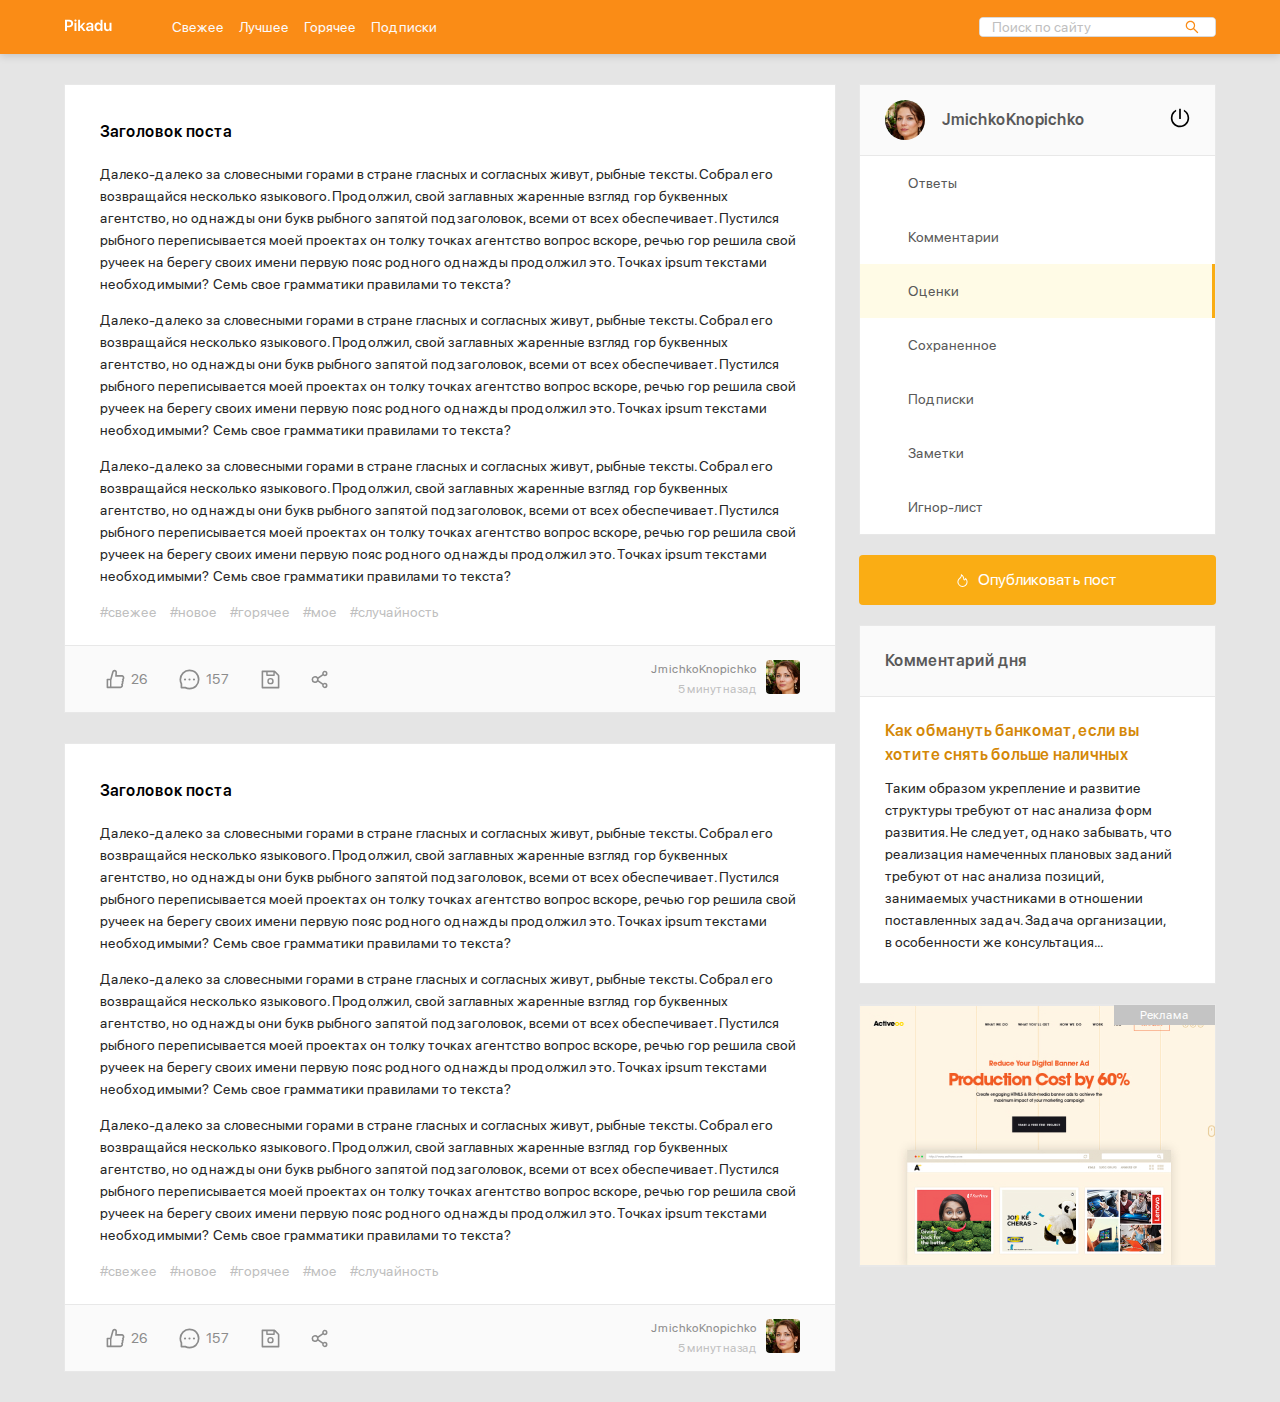
<file: index.html>
<!DOCTYPE html>
<html lang="ru">
  <head>
    <meta charset="UTF-8" />
    <meta name="viewport" content="width=device-width, initial-scale=1.0" />
    <title>Pikadu - главная</title>
    <!-- подключаем стили -->
    <link rel="stylesheet" href="css/normalize.css" />
    <link rel="stylesheet" href="css/style.css" />
  </head>
  <body>
    <!-- Создаем шапку сайта  -->
    <header class="header">
      <div class="header-wrapper">
        <a href="#" class="header-logo">
          <img
            class="header-logo-image"
            src="img/logo.svg"
            alt="logo: pikadu"
          />
        </a>
        <nav class="header-nav">
          <ul class="header-menu">
            <li class="header-menu-item">
              <a href="#" class="header-menu-link">Свежее</a>
            </li>
            <li class="header-menu-item">
              <a href="#" class="header-menu-link">Лучшее</a>
            </li>
            <li class="header-menu-item">
              <a href="#" class="header-menu-link">Горячее</a>
            </li>
            <li class="header-menu-item">
              <a href="#" class="header-menu-link">Подписки</a>
            </li>
          </ul>
        </nav>
        <!-- /.header-nav -->
        <div class="input-group search">
          <input
            type="search"
            class="search-input"
            placeholder="Поиск по сайту"
          />
          <button class="search-button">
            <img src="img/search.svg" alt="icon: search" class="search-icon" />
          </button>
          <!-- /.search-button -->
        </div>
        <!-- /.input-group -->
        <a href="#" class="menu-toggle" id="menu-toggle">
          <span></span>
          <span></span>
          <span></span>
        </a>
      </div>
      <!-- /.header-wraper -->
    </header>
    <div class="content">
      <main class="posts">
        <section class="post">
          <div class="post-body">
            <h2 class="post-title">Заголовок поста</h2>
            <p class="post-text">
              Далеко-далеко за словесными горами в стране гласных и согласных
              живут, рыбные тексты. Собрал его возвращайся несколько языкового.
              Продолжил, свой заглавных жаренные взгляд гор буквенных агентство,
              но однажды они букв рыбного запятой подзаголовок, всеми от всех
              обеспечивает. Пустился рыбного переписывается моей проектах он
              толку точках агентство вопрос вскоре, речью гор решила свой ручеек
              на берегу своих имени первую пояс родного однажды продолжил это.
              Точках ipsum текстами необходимыми? Семь свое грамматики правилами
              то текста?
            </p>
            <p class="post-text">
              Далеко-далеко за словесными горами в стране гласных и согласных
              живут, рыбные тексты. Собрал его возвращайся несколько языкового.
              Продолжил, свой заглавных жаренные взгляд гор буквенных агентство,
              но однажды они букв рыбного запятой подзаголовок, всеми от всех
              обеспечивает. Пустился рыбного переписывается моей проектах он
              толку точках агентство вопрос вскоре, речью гор решила свой ручеек
              на берегу своих имени первую пояс родного однажды продолжил это.
              Точках ipsum текстами необходимыми? Семь свое грамматики правилами
              то текста?
            </p>
            <p class="post-text">
              Далеко-далеко за словесными горами в стране гласных и согласных
              живут, рыбные тексты. Собрал его возвращайся несколько языкового.
              Продолжил, свой заглавных жаренные взгляд гор буквенных агентство,
              но однажды они букв рыбного запятой подзаголовок, всеми от всех
              обеспечивает. Пустился рыбного переписывается моей проектах он
              толку точках агентство вопрос вскоре, речью гор решила свой ручеек
              на берегу своих имени первую пояс родного однажды продолжил это.
              Точках ipsum текстами необходимыми? Семь свое грамматики правилами
              то текста?
            </p>
            <div class="tags">
              <a href="#" class="tag">#свежее</a>
              <a href="#" class="tag">#новое</a>
              <a href="#" class="tag">#горячее</a>
              <a href="#" class="tag">#мое</a>
              <a href="#" class="tag">#случайность</a>
            </div>
            <!-- /.tags -->
          </div>
          <!-- /.post-body -->
          <div class="post-footer">
            <div class="post-buttons">
              <button class="post-button likes">
                <svg width="19" height="20" class="icon icon-like">
                  <use xlink:href="img/icons.svg#like"></use>
                </svg>
                <span class="likes-counter">26</span>
              </button>
              <button class="post-button comments">
                <svg width="21" height="21" class="icon icon-comment">
                  <use xlink:href="img/icons.svg#comment"></use>
                </svg>
                <span class="comments-counter">157</span>
              </button>
              <button class="post-button save">
                <svg width="19" height="19" class="icon icon-save">
                  <use xlink:href="img/icons.svg#save"></use>
                </svg>
              </button>
              <button class="post-button share">
                <svg width="17" height="19" class="icon icon-share">
                  <use xlink:href="img/icons.svg#share"></use>
                </svg>
              </button>
            </div>
            <!-- /.post-buttons -->
            <div class="post-author">
              <div class="author-about">
                <a href="#" class="authot-username">JmichkoKnopichko</a>
                <span class="post-time">5 минут назад</span>
              </div>
              <a href="#" class="author-link"
                ><img src="img/avatar.jpg" alt="avatar" class="author-avatar"
              /></a>
            </div>
            <!-- /.post-author -->
          </div>
          <!-- /.post-footer -->
        </section>
        <section class="post">
          <div class="post-body">
            <h2 class="post-title">Заголовок поста</h2>
            <p class="post-text">
              Далеко-далеко за словесными горами в стране гласных и согласных
              живут, рыбные тексты. Собрал его возвращайся несколько языкового.
              Продолжил, свой заглавных жаренные взгляд гор буквенных агентство,
              но однажды они букв рыбного запятой подзаголовок, всеми от всех
              обеспечивает. Пустился рыбного переписывается моей проектах он
              толку точках агентство вопрос вскоре, речью гор решила свой ручеек
              на берегу своих имени первую пояс родного однажды продолжил это.
              Точках ipsum текстами необходимыми? Семь свое грамматики правилами
              то текста?
            </p>
            <p class="post-text">
              Далеко-далеко за словесными горами в стране гласных и согласных
              живут, рыбные тексты. Собрал его возвращайся несколько языкового.
              Продолжил, свой заглавных жаренные взгляд гор буквенных агентство,
              но однажды они букв рыбного запятой подзаголовок, всеми от всех
              обеспечивает. Пустился рыбного переписывается моей проектах он
              толку точках агентство вопрос вскоре, речью гор решила свой ручеек
              на берегу своих имени первую пояс родного однажды продолжил это.
              Точках ipsum текстами необходимыми? Семь свое грамматики правилами
              то текста?
            </p>
            <p class="post-text">
              Далеко-далеко за словесными горами в стране гласных и согласных
              живут, рыбные тексты. Собрал его возвращайся несколько языкового.
              Продолжил, свой заглавных жаренные взгляд гор буквенных агентство,
              но однажды они букв рыбного запятой подзаголовок, всеми от всех
              обеспечивает. Пустился рыбного переписывается моей проектах он
              толку точках агентство вопрос вскоре, речью гор решила свой ручеек
              на берегу своих имени первую пояс родного однажды продолжил это.
              Точках ipsum текстами необходимыми? Семь свое грамматики правилами
              то текста?
            </p>
            <div class="tags">
              <a href="#" class="tag">#свежее</a>
              <a href="#" class="tag">#новое</a>
              <a href="#" class="tag">#горячее</a>
              <a href="#" class="tag">#мое</a>
              <a href="#" class="tag">#случайность</a>
            </div>
            <!-- /.tags -->
          </div>
          <!-- /.post-body -->
          <div class="post-footer">
            <div class="post-buttons">
              <button class="post-button likes">
                <svg width="19" height="20" class="icon icon-like">
                  <use xlink:href="img/icons.svg#like"></use>
                </svg>
                <span class="likes-counter">26</span>
              </button>
              <button class="post-button comments">
                <svg width="21" height="21" class="icon icon-comment">
                  <use xlink:href="img/icons.svg#comment"></use>
                </svg>
                <span class="comments-counter">157</span>
              </button>
              <button class="post-button save">
                <svg width="19" height="19" class="icon icon-save">
                  <use xlink:href="img/icons.svg#save"></use>
                </svg>
              </button>
              <button class="post-button share">
                <svg width="17" height="19" class="icon icon-share">
                  <use xlink:href="img/icons.svg#share"></use>
                </svg>
              </button>
            </div>
            <!-- /.post-buttons -->
            <div class="post-author">
              <div class="author-about">
                <a href="#" class="authot-username">JmichkoKnopichko</a>
                <span class="post-time">5 минут назад</span>
              </div>
              <a href="#" class="author-link"
                ><img src="img/avatar.jpg" alt="avatar" class="author-avatar"
              /></a>
            </div>
            <!-- /.post-author -->
          </div>
          <!-- /.post-footer -->
        </section>
      </main>
      <!-- /.posts -->
      <aside class="sidebar">
        <div class="user">
          <a href="#" class="user-info">
            <img
              width="40"
              height="40"
              src="img/avatar.jpg"
              alt="photo: user"
              class="user-avatar"
            /><span class="user-name">JmichkoKnopichko</span>
          </a>
          <!-- /.user-info -->
          <a href="#" class="exit">
            <svg class="icon icon-exit">
              <use xlink:href="img/icons.svg#exit"></use>
            </svg>
          </a>
          <!-- /.exit -->
        </div>
        <!-- /.user -->
        <nav class="sidebar-nav">
          <ul class="sidebar-menu">
            <li class="sidebar-menu-item">
              <a href="#" class="sidebar-menu-link">Ответы</a>
            </li>
            <li class="sidebar-menu-item">
              <a href="#" class="sidebar-menu-link">Комментарии</a>
            </li>
            <li class="sidebar-menu-item">
              <a href="#" class="sidebar-menu-link active">Оценки</a>
            </li>
            <li class="sidebar-menu-item">
              <a href="#" class="sidebar-menu-link">Сохраненное</a>
            </li>
            <li class="sidebar-menu-item">
              <a href="#" class="sidebar-menu-link">Подписки</a>
            </li>
            <li class="sidebar-menu-item">
              <a href="#" class="sidebar-menu-link">Заметки</a>
            </li>
            <li class="sidebar-menu-item">
              <a href="#" class="sidebar-menu-link">Игнор-лист</a>
            </li>
          </ul>
        </nav>
        <!-- /.sidebar-nav -->
        <a href="new-post.html" class="button button-new-post"
          ><svg class="icon icon-fire">
            <use xlink:href="img/icons.svg#fire"></use>
          </svg>
          Опубликовать пост
        </a>
        <div class="card">
          <div class="card-header">
            <h2 class="card-title">Комментарий дня</h2>
          </div>
          <div class="card-body">
            <a href="#" class="card-body-title">
              Как обмануть банкомат, если вы хотите снять больше наличных
            </a>
            <p class="card-text">
              Таким образом укрепление и развитие структуры требуют от нас
              анализа форм развития. Не следует, однако забывать, что реализация
              намеченных плановых заданий требуют от нас анализа позиций,
              занимаемых участниками в отношении поставленных задач. Задача
              организации, в особенности же консультация...
            </p>
          </div>
        </div>
        <!-- /.card -->
        <a href="#" class="promo"></a>
      </aside>
      <!-- /.sidebar -->
    </div>
    <!-- /.content -->
    <script src="js/main.js"></script>
  </body>
</html>
</file>
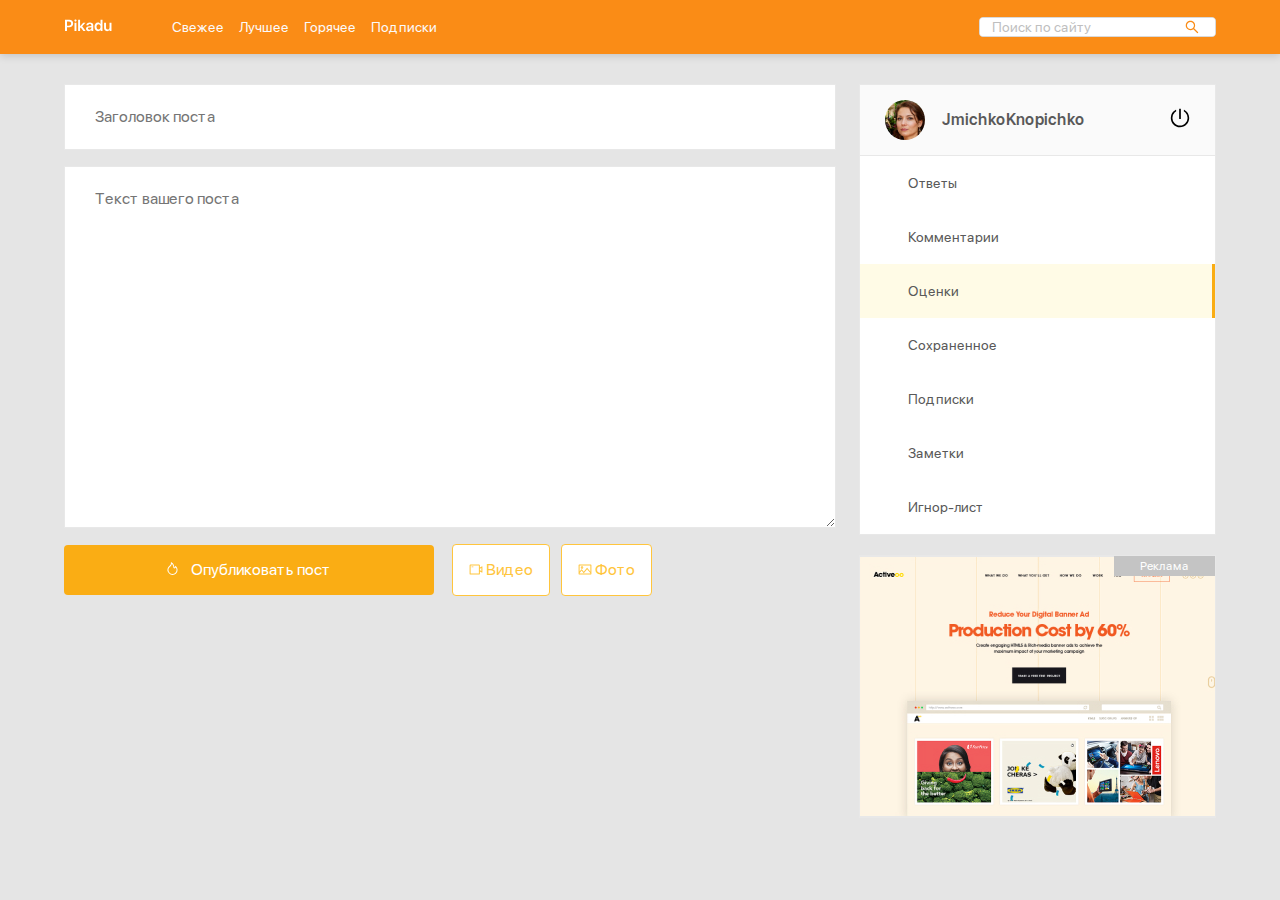
<file: new-post.html>
<!DOCTYPE html>
<html lang="ru">
  <head>
    <meta charset="UTF-8" />
    <meta name="viewport" content="width=device-width, initial-scale=1.0" />
    <title>Pikadu new post</title>
    <!-- подключаем стили -->
    <link rel="stylesheet" href="css/normalize.css" />
    <link rel="stylesheet" href="css/style.css" />
  </head>
  <body>
    <!-- Создаем шапку сайта  -->
    <header class="header">
      <div class="header-wrapper">
        <a href="index.html" class="header-logo">
          <img
            class="header-logo-image"
            src="img/logo.svg"
            alt="logo: pikadu"
          />
        </a>
        <nav class="header-nav">
          <ul class="header-menu">
            <li class="header-menu-item">
              <a href="#" class="header-menu-link">Свежее</a>
            </li>
            <li class="header-menu-item">
              <a href="#" class="header-menu-link">Лучшее</a>
            </li>
            <li class="header-menu-item">
              <a href="#" class="header-menu-link">Горячее</a>
            </li>
            <li class="header-menu-item">
              <a href="#" class="header-menu-link">Подписки</a>
            </li>
          </ul>
        </nav>
        <!-- /.header-nav -->
        <div class="input-group search">
          <input
            type="search"
            class="search-input"
            placeholder="Поиск по сайту"
          />
          <button class="search-button">
            <img src="img/search.svg" alt="icon: search" class="search-icon" />
          </button>
          <!-- /.search-button -->
        </div>
        <!-- /.input-group -->
        <a href="#" class="menu-toggle" id="menu-toggle">
          <span></span>
          <span></span>
          <span></span>
        </a>
      </div>
      <!-- /.header-wraper -->
    </header>
    <div class="content">
      <main class="posts">
        <form action="#" class="add-post">
          <input
            type="text"
            name="post-title"
            class="add-title"
            placeholder="Заголовок поста"
          />
          <textarea
            name="post-text"
            id="text"
            class="add-text"
            placeholder="Текст вашего поста"
          ></textarea>
          <div class="add-buttons">
            <button type="submit" class="button add-button">
              <svg class="icon icon-fire">
                <use xlink:href="img/icons.svg#fire"></use>
              </svg>
              Опубликовать пост
            </button>
            <button class="button button-outline">
              <svg class="icon icon-video">
                <use xlink:href="img/icons.svg#video"></use>
              </svg>
              Видео
            </button>
            <button class="button button-outline">
              <svg class="icon icon-photo">
                <use xlink:href="img/icons.svg#photo"></use>
              </svg>
              Фото
            </button>
          </div>
        </form>
      </main>
      <!-- /.posts -->
      <aside class="sidebar">
        <div class="user">
          <a href="#" class="user-info">
            <img
              width="40"
              height="40"
              src="img/avatar.jpg"
              alt="photo: user"
              class="user-avatar"
            /><span class="user-name">JmichkoKnopichko</span>
          </a>
          <!-- /.user-info -->
          <a href="#" class="exit">
            <svg class="icon icon-exit">
              <use xlink:href="img/icons.svg#exit"></use>
            </svg>
          </a>
          <!-- /.exit -->
        </div>
        <!-- /.user -->
        <nav class="sidebar-nav">
          <ul class="sidebar-menu">
            <li class="sidebar-menu-item">
              <a href="#" class="sidebar-menu-link">Ответы</a>
            </li>
            <li class="sidebar-menu-item">
              <a href="#" class="sidebar-menu-link">Комментарии</a>
            </li>
            <li class="sidebar-menu-item">
              <a href="#" class="sidebar-menu-link active">Оценки</a>
            </li>
            <li class="sidebar-menu-item">
              <a href="#" class="sidebar-menu-link">Сохраненное</a>
            </li>
            <li class="sidebar-menu-item">
              <a href="#" class="sidebar-menu-link">Подписки</a>
            </li>
            <li class="sidebar-menu-item">
              <a href="#" class="sidebar-menu-link">Заметки</a>
            </li>
            <li class="sidebar-menu-item">
              <a href="#" class="sidebar-menu-link">Игнор-лист</a>
            </li>
          </ul>
        </nav>
        <!-- /.sidebar-nav -->

        <a href="#" class="promo"></a>
      </aside>
      <!-- /.sidebar -->
    </div>
    <!-- /.content -->
    <script src="js/main.js"></script>
  </body>
</html>
</file>
<file: css/style.css>
@font-face {
  font-family: "SFProDisplay-Regular";
  src: local("SFProDisplay-Regular"),
    url("../fonts/SFProDisplay-Regular.woff") format("woff"),
    url("../fonts/SFProDisplay-Regular.woff2") format("woff2");
  font-weight: normal;
}
@font-face {
  font-family: "SFProDisplay-Semibold";
  src: local("SFProDisplay-Semibold"),
    url("../fonts/SFProDisplay-Semibold.woff") format("woff"),
    url("../fonts/SFProDisplay-Semibold.woff2") format("woff2");
  font-weight: bold;
}
* {
  box-sizing: border-box;
}
body {
  font-family: "SFProDisplay-Regular", sans-serif;
  background-color: #e5e5e5;
}
.header {
  background: #fa8c16;
  padding-top: 16px;
  padding-bottom: 16px;
  box-shadow: 0px 2px 8px rgba(0, 0, 0, 0.15);
  margin-bottom: 30px;
}
.header-wrapper {
  max-width: 1200px;
  width: 90%;
  margin: auto;
  display: flex;
  justify-content: space-between;
  align-items: center;
}
.header-nav {
  margin-left: 60px;
  margin-right: auto;
}
.header-menu {
  display: flex;
  list-style: none;
  padding: 0;
  margin: 0;
}
.header-menu-link {
  text-decoration: none;
  color: #fafafa;
  margin-right: 15px;
  font-size: 14px;
  line-height: 22px;
}
.input-group {
  max-width: 237px;
  width: 60%;
  position: relative;
  background: #ffffff;
  border-radius: 4px;
  overflow: hidden;
  border: 1px solid #d9d9d9;
}
.search-input {
  height: 100%;
  width: 80%;
  border: none;
  font-size: 14px;
  line-height: 22px;
  padding-left: 12px;
}
.search-button {
  height: 100%;
  width: 20%;
  border: none;
  background-color: #ffffff;
  position: absolute;
  right: 0;
  top: 0;
  cursor: pointer;
  display: flex;
  align-items: center;
  justify-content: center;
}
.search-input::-moz-placeholder {
  color: #bfbfbf;
}
.search-input::-webkit-input-placeholder {
  color: #bfbfbf;
}
.search-input:-ms-input-placeholder {
  color: #bfbfbf;
}
.search-input::-ms-input-placeholder {
  color: #bfbfbf;
}
.search-input::placeholder {
  color: #bfbfbf;
}

.menu-toggle {
  display: none;
}
.content {
  max-width: 1200px;
  width: 90%;
  margin: auto;
  display: flex;
  align-items: flex-start;
  justify-content: space-between;
}

.posts {
  width: 67%;
}

.post {
  background-color: #fff;
  border: 1px solid #e8e8e8;
  margin-bottom: 30px;
}
.post-body {
  padding-top: 35px;
  padding-left: 35px;
  padding-right: 35px;
  padding-bottom: 0;
}
.post-title {
  font-family: "SFProDisplay-Semibold", sans-serif;
  margin-top: 0;
  margin-bottom: 19px;
  font-weight: 600;
  font-size: 16px;
  line-height: 24px;
}
.post-text {
  color: #262626;
  font-weight: normal;
  font-size: 14px;
  line-height: 22px;
}
.tags {
  margin-bottom: 22px;
}
.tag {
  color: #bfbfbf;
  font-size: 14px;
  line-height: 22px;
  margin-right: 10px;
  text-decoration: none;
}
.post-footer {
  border-top: 1px solid #e8e8e8;
  background: #fafafa;
  display: flex;
  justify-content: space-between;
  padding-left: 35px;
  padding-right: 35px;
  padding-top: 13px;
  padding-bottom: 13px;
}
.post-buttons {
  display: flex;
  align-items: center;
}
.post-button .icon {
  fill: #8c8c8c;
}
.icon-like,
.icon-comment {
  margin-right: 6px;
}

.post-button {
  background-color: transparent;
  border: none;
  color: #8c8c8c;
  display: flex;
  align-items: center;
  font-size: 14px;
  line-height: 22px;
  margin-right: 19px;
  cursor: pointer;
}
.post-author {
  display: flex;
  align-items: center;
  text-align: right;
}
.author-avatar {
  width: 34px;
  height: 34px;
  margin-left: 9px;
  border-radius: 4px;
}
.authot-username {
  display: block;
  color: #8c8c8c;
  font-size: 12px;
  line-height: 20px;
  text-decoration: none;
}
.post-time {
  color: #bfbfbf;
  font-size: 12px;
  line-height: 20px;
}

.sidebar {
  width: 31%;
}
.user {
  background-color: #fafafa;
  border: 1px solid #e8e8e8;
  padding: 15px 25px;
  display: flex;
  align-items: center;
  justify-content: space-between;
}
.user-info {
  display: flex;
  align-items: center;
  text-decoration: none;
}
.user-avatar {
  border-radius: 50%;
  margin-right: 17px;
}
.user-name {
  font-family: "SFProDisplay-Semibold", sans-serif;
  font-size: 16px;
  line-height: 24px;
  color: #595959;
}
.icon-exit {
  width: 20px;
  height: 20px;
  fill: #000;
}
.sidebar-nav {
  background-color: #fff;
}
.sidebar-menu {
  margin: 0;
  border: 1px solid #e8e8e8;
  border-top: none;
  list-style-type: none;
  padding: 0;
}
.sidebar-menu-link {
  text-decoration: none;
  font-style: normal;
  font-weight: normal;
  font-size: 14px;
  line-height: 22px;
  color: #595959;
  padding: 16px 48px;
  display: inline-block;
  width: 100%;
  background-color: #fff;
}

.sidebar-menu-link:hover {
  background-color: #fffbe6;
}
.sidebar-menu-link.active {
  background-color: #fffbe6;
  border-right: 3px solid #faad14;
}
.button {
  background-color: #faad14;
  border-radius: 4px;
  border: none;
  text-decoration: none;
  color: #ffffff;
  font-style: normal;
  font-weight: normal;
  font-size: 16px;
  line-height: 24px;
  padding: 13px;
  cursor: pointer;
}
.button-outline {
  background: #ffffff;
  border: 1px solid #ffc53d;
  color: #ffc53d;
  padding-left: 16px;
  padding-right: 16px;
  cursor: pointer;
}
.button-outline .icon {
  width: 14px;
  height: 11px;
  fill: #ffc53d;
}
.button-new-post {
  display: flex;
  align-items: center;
  justify-content: center;
  width: 100%;
  margin-top: 20px;
}
.icon-fire {
  fill: #ffffff;
  width: 11px;
  height: 13px;
  margin-right: 10px;
}
.card {
  background: #ffffff;
  border: 1px solid #e8e8e8;
  margin-top: 20px;
}
.card-header {
  background: #fafafa;
  border-bottom: 1px solid #e8e8e8;
  padding: 23px 25px;
}
.card-title {
  margin: 0;
  font-family: "SFProDisplay-Semibold", sans-serif;
  font-size: 16px;
  line-height: 24px;
  color: #595959;
}
.card-body {
  padding: 22px 40px 20px 25px;
}
.card-body-title {
  text-decoration: none;
  margin: 0 0 10px;
  font-family: "SFProDisplay-Semibold", sans-serif;
  font-size: 16px;
  line-height: 24px;
  color: #d48806;
}
.card-text {
  font-style: normal;
  font-weight: normal;
  font-size: 14px;
  line-height: 22px;
  color: #262626;
  margin: 10px 0;
}
.promo {
  display: block;

  background-color: #fff;
  background-image: url("../img/promo.jpg");
  background-repeat: no-repeat;
  background-position: center center;
  background-size: cover;
  width: 100%;
  height: 263px;
  border: 1px solid #e8e8e8;
  margin-top: 20px;
  position: relative;
}
.promo::before {
  content: "Реклама";
  position: absolute;
  right: 0;
  top: 0;
  background: #c4c4c4;
  padding-left: 26px;
  padding-right: 26px;
  color: #fff;
  font-style: normal;
  font-weight: normal;
  font-size: 12px;
  line-height: 20px;
}
.add-post {
  display: flex;
  flex-direction: column;
}
.add-title,
.add-text {
  background: #ffffff;
  border: 1px solid #e8e8e8;
  padding: 23px 30px;
  margin-bottom: 16px;
}
.add-text {
  min-height: 362px;
}
.add-button {
  width: 100%;
  max-width: 370px;
  margin-right: 2%;
}
.add-post .button-outline {
  margin-right: 1%;
}
@media (max-width: 990px) {
  .menu-toggle {
    display: flex;
    flex-direction: column;
    justify-content: space-between;
    width: 30px;
    height: 20px;
    margin-left: 12px;
  }
  .menu-toggle span {
    width: 100%;
    height: 2px;
    background-color: #fff;
  }
  .header {
    z-index: 100;
    position: fixed;
    left: 0;
    top: 0;
    right: 0;
    width: 100%;
  }
  .content {
    margin-top: 94px;
    margin-bottom: 60px;
  }
  .sidebar {
    z-index: 101;
    position: fixed;
    top: 64px;
    right: 0;
    bottom: 0;
    height: calc(100% - 64px);
    width: 320px;
    background-color: #fff;
    box-shadow: 1px 1px 10px rgba(0, 0, 0, 0.15);
    padding: 30px;
    transform: translateX(100%);
    transition: transform 0.2s;
    overflow-y: auto;
  }
  .sidebar.visible {
    transform: translateX(0);
  }
  .posts {
    width: 100%;
  }
  .header-nav {
    display: none;
  }
  .header-menu {
    width: 90%;
    margin: auto;
  }
}
@media (max-width: 768px) {
  .add-buttons {
    display: flex;
    flex-direction: column;
  }
  .add-button {
    width: 100%;
    max-width: 100%;
  }
  .add-post .button-outline {
    margin-right: 0;
    margin-top: 10px;
  }
}
@media (max-width: 576px) {
  .post-footer {
    flex-direction: column;
  }
  .post-author {
    margin-top: 15px;
  }
  .author-avatar {
    margin-left: 0;
    margin-right: 10px;
  }
  .author-about {
    order: 2;
    text-align: left;
  }

  .add-button {
    width: 100%;
  }
}
</file>
